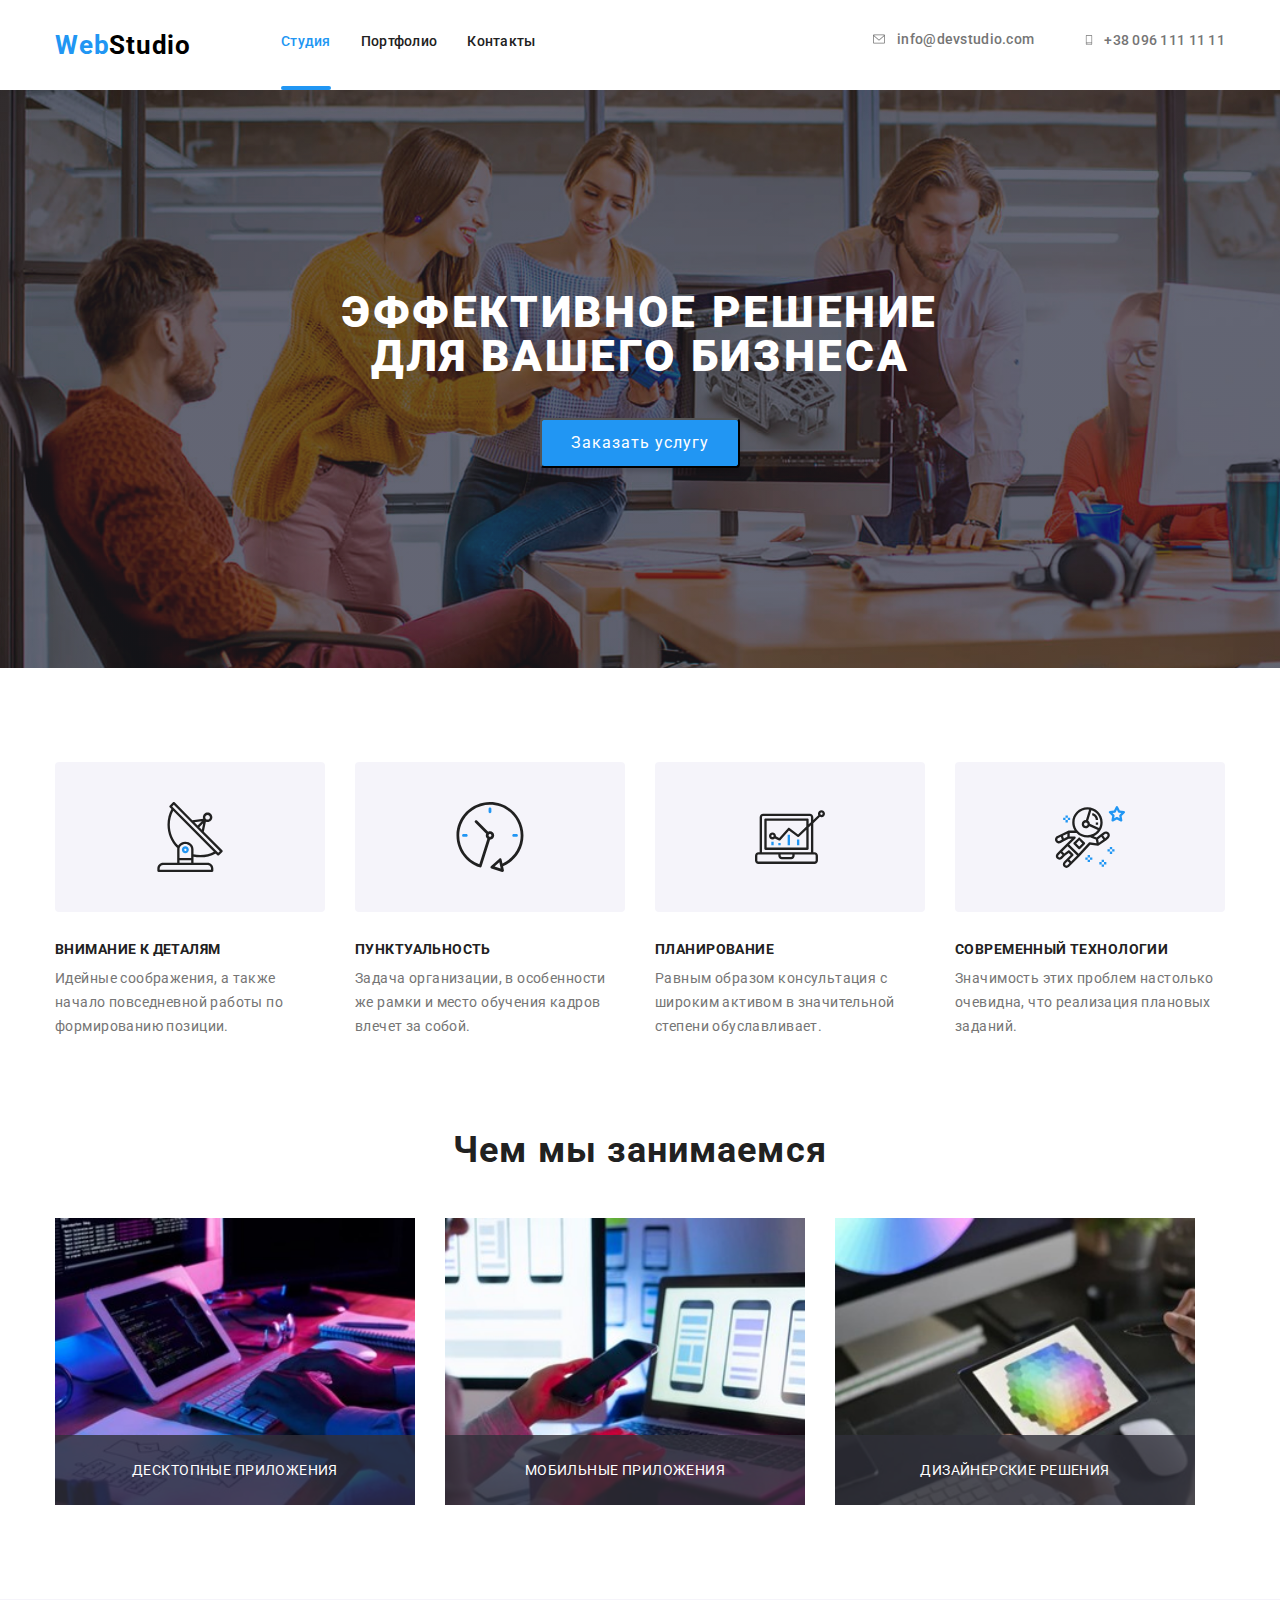
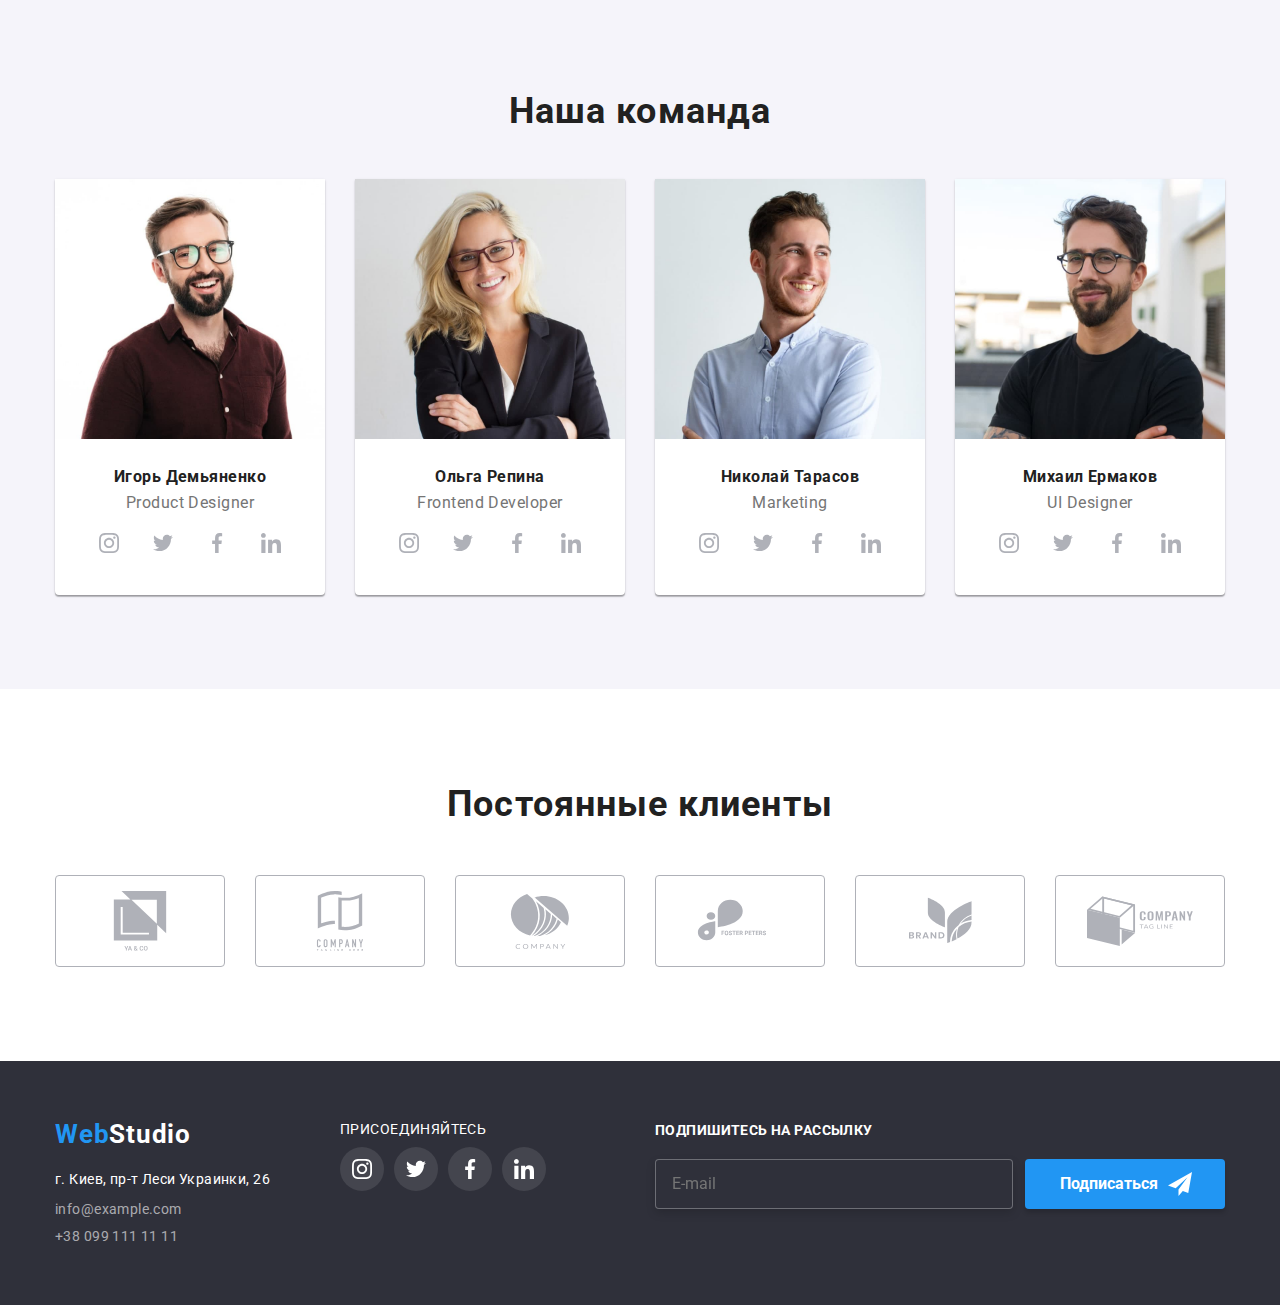
<file: index.html>
<!DOCTYPE html>
<html lang="en">
    <head>
        <meta charset="UTF-8">
        <meta http-equiv="X-UA-Compatible" content="IE=edge">
        <meta name="viewport" content="width=device-width, initial-scale=1.0">
        <title>Web Studip</title>
        <style>
            * {
            padding: 0;
            margin: 0;
            }
        </style>
        <link rel="preconnect" href="https://fonts.googleapis.com">
        <link rel="preconnect" href="https://fonts.gstatic.com" crossorigin>
        <link href="https://fonts.googleapis.com/css2?family=Roboto:wght@100;300;400;500;700;900&display=swap" rel="stylesheet">
        <link rel="stylesheet" href="css/modern-normalize.css">
        <link rel="stylesheet" href="css/style.css">
    </head>
<body>
    <header>
        <div class="container flexwrap-1">
            <nav class="flexwrap-1">
                <a class="webstudio" href="/"><span class="web">Web</span>Studio</a>

                <ul class="linki tocki flexwrap-1 concatst-ost">
                    <li class="li-ots"><a class="linki-1 text-razmer" href="./index.html">Студия</a></li>
                    <li class="li-ots"><a class="linki text-razmer" href="./portfolio.html">Портфолио</a></li>
                    <li class="li-ots"><a class="linki text-razmer" href="">Контакты</a></li>
                </ul>
            </nav>
                <ul class="tocki flexwrap-3 concatst">
                    <li class="li-ots-2"><a class="linki text-razmer-mail" href="mailto:info@devstudio.com"><svg class="size-2"><use href="./images/icons.svg#icon-envelope"></use></svg>info@devstudio.com</a></li>
                    <li class="li-ots-2"><a class="linki text-razmer-mail" href="tel:+380961111111"><svg class="size-1"><use href="./images/icons.svg#icon-smartphone"></use></svg>+38 096 111 11 11</a></li>
                </ul>
        </div>
        </header>
    <main>
        <!--герой-->
        <section class="overlay">
        <DIV class="container">
            <h1 class="text-knopki">ЭФФЕКТИВНОЕ РЕШЕНИЕ <br> ДЛЯ ВАШЕГО БИЗНЕСА</h1>
            <button class="button-index" type="button" data-modal-open>Заказать услугу</button>
        </DIV>
        </section>
        <!--наши преимущества-->
        <section class="flexwrap section-1">
            <div class="container">
            <ul class="tocki flexwrap-1 plusa">
                <li class="padding-plus">
                    <div class="over">
                        <svg class="size"><use href="./images/icons.svg#icon-antenna"></use></svg>
                    </div> 
                    <h3 class="flexwrap text-plus">ВНИМАНИЕ К ДЕТАЛЯМ</h3><span class="text-plus-opis flexwrap">Идейные соображения, а также начало повседневной работы по формированию позиции.</span></li>
                <li class="padding-plus">
                    <div class="over">
                        <svg class="size"><use href="./images/icons.svg#icon-clock"></use></svg>
                    </div> 
                    <h3 class="flexwrap text-plus">ПУНКТУАЛЬНОСТЬ</h3><span class="text-plus-opis flexwrap">Задача организации, в особенности же рамки и место обучения кадров влечет за собой.</span></li>
                <li class="padding-plus">
                    <div class="over">
                        <svg class="size"><use href="./images/icons.svg#icon-diagram"></use></svg>
                    </div> 
                    <h3 class="flexwrap text-plus">ПЛАНИРОВАНИЕ</h3><span class="text-plus-opis flexwrap">Равным образом консультация с широким активом в значительной степени обуславливает.</span></li>
                <li class="padding-plus">
                    <div class="over">
                        <svg class="size"><use href="./images/icons.svg#icon-astronaut"></use></svg>
                    </div>  
                    <h3 class="flexwrap text-plus">СОВРЕМЕННЫЙ ТЕХНОЛОГИИ</h3><span class="text-plus-opis flexwrap">Значимость этих проблем настолько очевидна, что реализация плановых заданий.</span></li>
            </ul>
            </div>
        </section>
        <!--чем мы занимаемся-->
        <section class="section prei">
            <div class="container">
            <h2 class="text-zanimaemsya">Чем мы занимаемся</h2>
            <ul class="tocki flexwrap-4">
                <li class="padding"><img src="./images/img1.jpg" alt="вёрстка сайта" width="370" height="294"><p class="zz">Десктопные приложения</p></li>
                <li class="padding"><img src="./images/img2.jpg" alt="адаптация сайта" width="370" height="294"><p class="zz">Мобильные приложения</p></li>
                <li class="padding"><img src="./images/img3.jpg" alt="дизайн сайта" width="370" height="294"><p class="zz">Дизайнерские решения</p></li>
            </ul>
            </div>
        </section>
        <!--наша команда-->
        <section class="flexwrap team section-1">
            <div class="container">
            <h2 class="text-zanimaemsya-1 prei">Наша команда</h2>
            <ul class="tocki flexwrap-1">
                <li class="box-1 li-ots-3">
                <img src="./images/img4.jpg" alt="вёрстка сайта" width="270" height="260">
                <div class="ots-2">
                <h2 class="name">Игорь Демьяненко</h2>
                <p class="work">Product Designer</p>
                <div class="tocki flexwrap-9">
                <ul class="flexwrap-1">
                    <li class="hz-1">
                        <a class="linki-3" href="https://www.instagram.com/">
                            <svg class="clean" width="20" height="20">
                                <use href="./images/icons.svg#icon-instagram"></use>
                            </svg>
                        </a>
                    </li>
                    <li class="hz-1">
                        <a class="linki-3" href="https://www.twitter.com/">
                            <svg class="clean" width="20" height="20">
                                <use href="./images/icons.svg#icon-twitter"></use>
                            </svg>
                        </a>
                    </li>
                    <li class="hz-1">
                        <a class="linki-3" href="https://www.facebook.com/">
                            <svg class="clean" width="20" height="20">
                                <use href="./images/icons.svg#icon-facebook"></use>
                            </svg>
                        </a>
                    </li>
                    <li class="hz-1">
                        <a class="linki-3" href="https://www.linkedin.com/">
                            <svg class="clean" width="20" height="20">
                                <use href="./images/icons.svg#icon-linkedin"></use>
                            </svg>
                        </a>
                    </li>
                </ul>
                </div>
                </div>
                </li>
                
                <li class="box-1 li-ots-3">
                <img src="./images/img5.jpg" alt="вёрстка сайта" width="270" height="260">
                <div class="ots-2">
                <h2 class="name">Ольга Репина</h2>
                <p class="work">Frontend Developer</p>
                <div class="tocki flexwrap-9">
                    <ul class="flexwrap-1">
                        <li class="hz-1">
                            <a class="linki-3" href="https://www.instagram.com/">
                                <svg class="clean" width="20" height="20">
                                    <use href="./images/icons.svg#icon-instagram"></use>
                                </svg>
                            </a>
                        </li>
                        <li class="hz-1">
                            <a class="linki-3" href="https://www.twitter.com/">
                                <svg class="clean" width="20" height="20">
                                    <use href="./images/icons.svg#icon-twitter"></use>
                                </svg>
                            </a>
                        </li>
                        <li class="hz-1">
                            <a class="linki-3" href="https://www.facebook.com/">
                                <svg class="clean" width="20" height="20">
                                    <use href="./images/icons.svg#icon-facebook"></use>
                                </svg>
                            </a>
                        </li>
                        <li class="hz-1">
                            <a class="linki-3" href="https://www.linkedin.com/">
                                <svg class="clean" width="20" height="20">
                                    <use href="./images/icons.svg#icon-linkedin"></use>
                                </svg>
                            </a>
                        </li>
                    </ul>
                    </div>
                </div>
                </li>
           
                <li class="box-1 li-ots-3">
                <img src="./images/img6.jpg" alt="вёрстка сайта" width="270" height="260">
                <div class="ots-2">
                <h2 class="name">Николай Тарасов</h2>
                <p class="work">Marketing</p>
                <div class="tocki flexwrap-9">
                    <ul class="flexwrap-1">
                        <li class="hz-1">
                            <a class="linki-3" href="https://www.instagram.com/">
                                <svg class="clean" width="20" height="20">
                                    <use href="./images/icons.svg#icon-instagram"></use>
                                </svg>
                            </a>
                        </li>
                        <li class="hz-1">
                            <a class="linki-3" href="https://www.twitter.com/">
                                <svg class="clean" width="20" height="20">
                                    <use href="./images/icons.svg#icon-twitter"></use>
                                </svg>
                            </a>
                        </li>
                        <li class="hz-1">
                            <a class="linki-3" href="https://www.facebook.com/">
                                <svg class="clean" width="20" height="20">
                                    <use href="./images/icons.svg#icon-facebook"></use>
                                </svg>
                            </a>
                        </li>
                        <li class="hz-1">
                            <a class="linki-3" href="https://www.linkedin.com/">
                                <svg class="clean" width="20" height="20">
                                    <use href="./images/icons.svg#icon-linkedin"></use>
                                </svg>
                            </a>
                        </li>
                    </ul>
                    </div>
                </div>
                </li>
   

                <li class="box-1 li-ots-3">
                <img src="./images/img7.jpg" alt="вёрстка сайта" width="270" height="260">
                <div class="ots-2">
                <h2 class="name">Михаил Ермаков</h2>
                <p class="work">UI Designer</p>
                <div class="tocki flexwrap-9">
                    <ul class="flexwrap-1">
                        <li class="hz-1">
                            <a class="linki-3" href="https://www.instagram.com/">
                                <svg class="clean" width="20" height="20">
                                    <use href="./images/icons.svg#icon-instagram"></use>
                                </svg>
                            </a>
                        </li>
                        <li class="hz-1">
                            <a class="linki-3" href="https://www.twitter.com/">
                                <svg class="clean" width="20" height="20">
                                    <use href="./images/icons.svg#icon-twitter"></use>
                                </svg>
                            </a>
                        </li>
                        <li class="hz-1">
                            <a class="linki-3" href="https://www.facebook.com/">
                                <svg class="clean" width="20" height="20">
                                    <use href="./images/icons.svg#icon-facebook"></use>
                                </svg>
                            </a>
                        </li>
                        <li class="hz-1">
                            <a class="linki-3" href="https://www.linkedin.com/">
                                <svg class="clean" width="20" height="20">
                                    <use href="./images/icons.svg#icon-linkedin"></use>
                                </svg>
                            </a>
                        </li>
                    </ul>
                    </div>
                </div>
                </li>
            </ul>
            </div>
        </section>
    <section class="clients">
        <div class="container">
            <h2 class="vv">Постоянные клиенты</h2>
            <Ul class="flexwrap-6">
                <li class="xx"><a class="color" href="/"><svg width="106" height="60"><use href="./images/icons.svg#icon-Union"></use></svg></a></li>
                <li class="xx"><a class="color" href="/"><svg width="106" height="60"><use href="./images/icons.svg#icon-group4"></use></svg></a></li>
                <li class="xx"><a class="color" href="/"><svg width="106" height="60"><use href="./images/icons.svg#icon-group"></use></svg></a></li>
                <li class="xx"><a class="color" href="/"><svg width="106" height="60"><use href="./images/icons.svg#icon-group3"></use></svg></a></li>
                <li class="xx"><a class="color" href="/"><svg width="106"><use href="./images/icons.svg#icon-logo"></use></svg></a></li>
                <li class="xx"><a class="color" href="/"><svg width="106"><use href="./images/icons.svg#icon-group2"></use></svg></a></li>
            </Ul>
        </div>
    </section>
</main>
    <footer class="flexwrap-1">
    <div class="container flexwrap-1">
        <address>
            <a class="webstudio-1" href="/"><span class="studio-1">Web</span>Studio</a>    
            <ul class="tocki">
                <li class="ots-11"><a class="adress shdw-footer" href="https://www.google.com/maps/place/%D0%B1%D1%83%D0%BB.+%D0%9B%D0%B5%D1%81%D0%B8+%D0%A3%D0%BA%D1%80%D0%B0%D0%B8%D0%BD%D0%BA%D0%B8,+26,+%D0%9A%D0%B8%D0%B5%D0%B2,+02000">г. Киев, пр-т Леси Украинки, 26</a></li>
                <li class="ots-11"><a class="telmail-futer shdw-footer" href="mailto:info@example.com">info@example.com</a></li>
                <li class="ots-11"><a class="telmail-futer shdw-footer" href="tel:+380991111111">+38 099 111 11 11</a></li>
            </ul>
        </address>
        <div class="krug">
            <p class="qq">ПРИСОЕДИНЯЙТЕСЬ</p>
            <ul class="tocki flexwrap-1">
                <li class="hz-1">
                    <a class="linki-2" href="https://www.instagram.com/">
                        <svg class="clean" width="20" height="20">
                            <use href="./images/icons.svg#icon-instagram"></use>
                        </svg>
                    </a>
                </li>
                <li class="hz-1">
                    <a class="linki-2" href="https://www.twitter.com/">
                        <svg class="clean" width="20" height="20">
                            <use href="./images/icons.svg#icon-twitter"></use>
                        </svg>
                    </a>
                </li>
                <li class="hz-1">
                    <a class="linki-2" href="https://www.facebook.com/">
                        <svg class="clean" width="20" height="20">
                            <use href="./images/icons.svg#icon-facebook"></use>
                        </svg>
                    </a>
                </li>
                <li class="hz-1">
                    <a class="linki-2" href="https://www.linkedin.com/">
                        <svg class="clean" width="20" height="20">
                            <use href="./images/icons.svg#icon-linkedin"></use>
                        </svg>
                    </a>
                </li>
            </ul>
        </div>
        <div class="footer-input">
            <form>
                <label for="footmail"><span class="footer-text">Подпишитесь на рассылку</span></label>
                <div class="footer-subscribe">
                <input class="footer-input-mail" type="email" name="footmail" id="footmail" placeholder="E-mail">
                <button type="submit" class="footer-btn">  
                    <svg class="footer-svg" width="24" height="24">
                        <use href="./images/icons.svg#icon-icon-send"></use>             
                    </svg>Подписаться</button>
                </div>
            </form>
        </div>
    </div>
</footer>

    <div class="backdrop is-hidden" data-modal>
        <div class="modal">
            <form class="form">
                <p class="title-text">Оставьте свои данные, мы вам перезвоним</p>
                <label class="label" for="text"><span class="label-text">Имя</span>
                <input class="imput" type="text" name="text" id="text">
                <svg class="form-icon" width="20" height="20">
                    <use href="./images/icons.svg#icon-person-black-18dp-1"></use>
                </svg>
                </label>

                <label class="label" for="tell"><span class="label-text">Телефон</span>
                <input class="imput" type="tell" name="tell" id="tell">
                <svg class="form-icon" width="20" height="20">
                    <use href="./images/icons.svg#icon-phone-black-18dp-1"></use>
                </svg>
                </label>               

                <label class="label" for="email"><span class="label-text">Почта</span>
                <input class="imput" type="email" name="email" id="email">
                <svg class="form-icon" width="20" height="20">
                    <use href="./images/icons.svg#icon-email-black-18dp-1"></use>
                </svg>
                </label>


                <label class="label-tarea" for="comment"><span class="label-text">Комментарий</span>
                <textarea class="tarea" name="comment" id="comment" placeholder="Введите текст"></textarea>
                </label>

                <label class="label-checkbox">
                    <input class="input-checkbox" type="checkbox" name="check" value="check">
                    <svg class="icon-checkbox" width="16" height="15"> 
                        <use href="./images/icons.svg#icon-icon-check"></use>
                    </svg>
                    <p class="checkbox-text">Соглашаюсь с рассылкой и принимаю <span><a class="checkbox-text-decoration" href="#">Условия договора</a></span></p>
                </label>

                <button type="submit" class="form-btn">Отправить</button>

            </form>

            <div class="modal-close">
            <button class="modal-button" type="button" data-modal-close> 
                <svg width="11" height="11">
                    <use href="./images/icons.svg#icon-Vector-1">
                    </use>
                </svg>
            </button>
            </div>
        </div>
    </div>

<script src="./js/modal.js"></script>

</body>
</html>
</file>
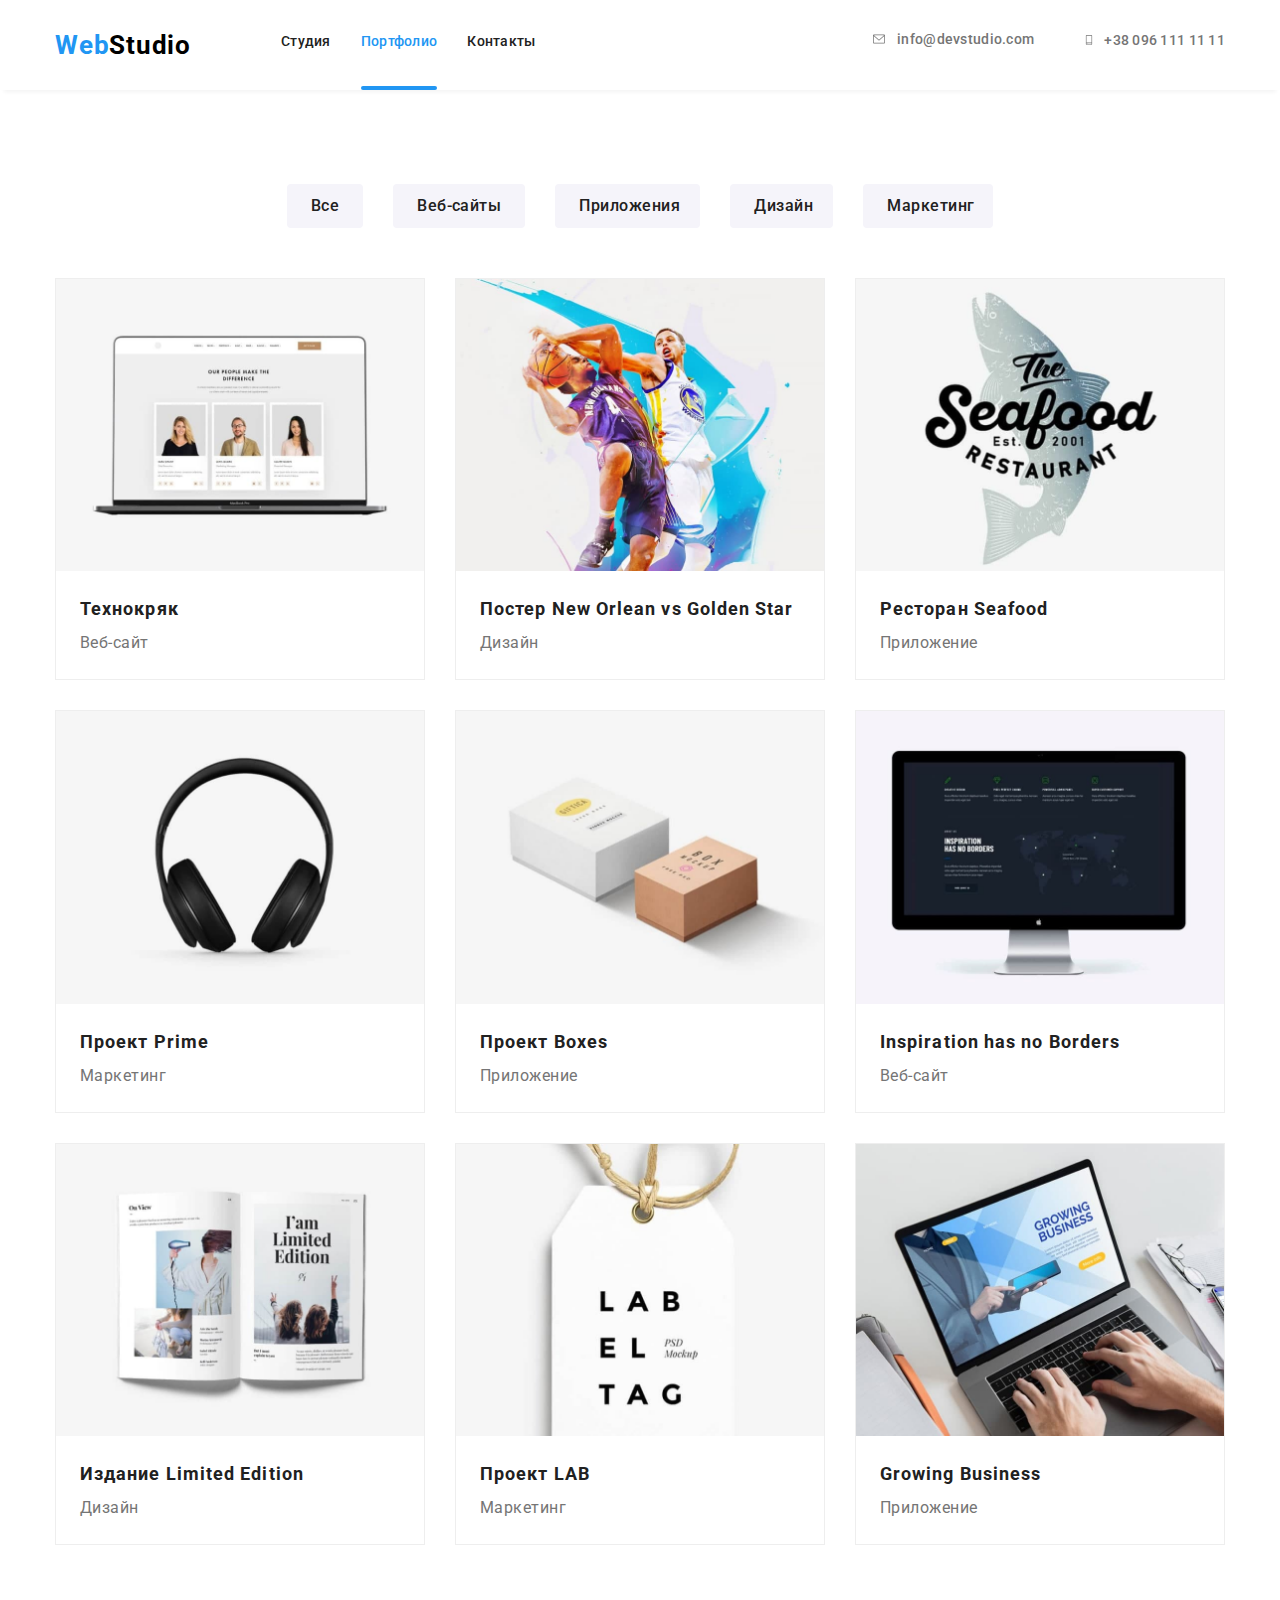
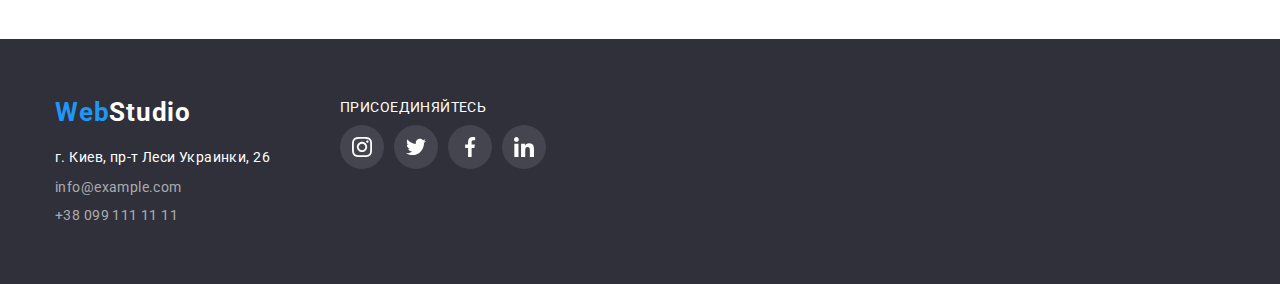
<file: portfolio.html>
<!DOCTYPE html>
<html lang="en">
    <head>
        <meta charset="UTF-8">
        <meta http-equiv="X-UA-Compatible" content="IE=edge">
        <meta name="viewport" content="width=device-width, initial-scale=1.0">
        <title>Portfolio</title>
        <style>
            * {
            padding: 0;
            margin: 0;
            }
        </style>
        <link rel="preconnect" href="https://fonts.googleapis.com">
        <link rel="preconnect" href="https://fonts.gstatic.com" crossorigin>
        <link href="https://fonts.googleapis.com/css2?family=Roboto:wght@100;300;400;500;700;900&display=swap" rel="stylesheet">
        <link rel="stylesheet" href="css/modern-normalize.css">
        <link rel="stylesheet" href="css/style.css">
    </head>
<body>
    <header class="boxshadow">
    <div class="container">
        <nav class="flexwrap">
            <a class="webstudio" href="/"><span class="web">Web</span>Studio</a>   

            <ul class="linki tocki flexwrap concatst-ost">
                <li class="li-ots"><a class="linki text-razmer" href="./index.html">Студия</a></li>
                <li class="li-ots"><a class="linki-1 text-razmer" href="./portfolio.html">Портфолио</a></li>
                <li class="li-ots"><a class="linki text-razmer" href="">Контакты</a></li>
            </ul>

            <ul class="tocki flexwrap-3 concatst">
                <li class="li-ots-2"><a class="linki text-razmer-mail" href="mailto:info@devstudio.com"><svg class="size-2"><use href="./images/icons.svg#icon-envelope"></use></svg>info@devstudio.com</a></li>
                <li class="li-ots-2"><a class="linki text-razmer-mail" href="tel:+380961111111"><svg class="size-1"><use href="./images/icons.svg#icon-smartphone"></use></svg>+38 096 111 11 11</a></li>
            </ul>
        </nav>
    </div>
    </header>
    <main>
        <!--кнопки-->
        <section class="section">
        <div class="container">
            <ul class="tocki flexwrap pad-knopki">
                <li><button class="text-button text-button-0" type="button">Все</button></li>
                <li><button class="text-button text-button-1" type="button">Веб-сайты</button></li>
                <li><button class="text-button text-button-2" type="button">Приложения</button></li>
                <li><button class="text-button text-button-3" type="button">Дизайн</button></li>
                <li><button class="text-button text-button-4" type="button">Маркетинг</button></li>
            </ul>
            <!--портфолио-->
            <ul class="tocki-1 flex-container">
                <li class="box flex-element">
                    <a href="#" class="services-link">
                        <div class="services-animation">
                        <img src="./images/project-1.jpg" alt="коробки" width="370">
                        <div class="services-bgr">
                        <p class="services-animation-text">Технокряк это современная площадка распространения коронавируса. Компании используют эту платформу для цифрового шпионажа и атак на защищённые сервера конкурентов.</p>
                        </div>
                        </div>
                    <h2 class="zag">Технокряк</h2>
                    <p class="opis">Веб-сайт</p>
                    </a>
                </li>

                <li class="box flex-element">
                    <a href="#" class="services-link">
                        <div class="services-animation">
                        <img src="./images/project-2.jpg" alt="коробки" width="370">
                        <div class="services-bgr">
                        <p class="services-animation-text">Технокряк это современная площадка распространения коронавируса. Компании используют эту платформу для цифрового шпионажа и атак на защищённые сервера конкурентов.</p>
                        </div>
                        </div>
                    <h2 class="zag">Постер New Orlean vs Golden Star</h2>
                    <p class="opis">Дизайн</p>
                    </a>
                </li>

                <li class="box flex-element">
                    <a href="#" class="services-link">
                        <div class="services-animation">
                        <img src="./images/project-3.jpg" alt="коробки" width="370">
                        <div class="services-bgr">
                        <p class="services-animation-text">Технокряк это современная площадка распространения коронавируса. Компании используют эту платформу для цифрового шпионажа и атак на защищённые сервера конкурентов.</p>
                        </div>
                        </div>
                    <h2 class="zag">Ресторан Seafood</h2>
                    <p class="opis">Приложение</p>
                    </a>
                </li>

                <li class="box flex-element">
                    <a href="#" class="services-link">
                        <div class="services-animation">
                        <img src="./images/project-4.jpg" alt="коробки" width="370">
                        <div class="services-bgr">
                        <p class="services-animation-text">Технокряк это современная площадка распространения коронавируса. Компании используют эту платформу для цифрового шпионажа и атак на защищённые сервера конкурентов.</p>
                        </div>
                        </div>
                    <h2 class="zag">Проект Prime</h2>
                    <p class="opis">Маркетинг</p>
                    </a>
                </li>

                <li class="box flex-element">
                    <a href="#" class="services-link">
                        <div class="services-animation">
                        <img src="./images/project-5.jpg" alt="коробки" width="370">
                        <div class="services-bgr">
                        <p class="services-animation-text">Технокряк это современная площадка распространения коронавируса. Компании используют эту платформу для цифрового шпионажа и атак на защищённые сервера конкурентов.</p>
                        </div>
                        </div>  
                    <h2 class="zag">Проект Boxes</h2>
                    <p class="opis">Приложение</p>
                    </a>
                </li>

                <li class="box flex-element">
                    <a href="#" class="services-link">
                        <div class="services-animation">
                        <img src="./images/project-6.jpg" alt="коробки" width="370">
                        <div class="services-bgr">
                        <p class="services-animation-text">Технокряк это современная площадка распространения коронавируса. Компании используют эту платформу для цифрового шпионажа и атак на защищённые сервера конкурентов.</p>
                        </div>
                        </div>  
                    <h2 class="zag">Inspiration has no Borders</h2>
                    <p class="opis">Веб-сайт</p>
                    </a>
                </li>

                
                <li class="box flex-element">
                    <a href="#" class="services-link">
                        <div class="services-animation">
                        <img src="./images/project-7.jpg" alt="коробки" width="370">
                        <div class="services-bgr">
                        <p class="services-animation-text">Технокряк это современная площадка распространения коронавируса. Компании используют эту платформу для цифрового шпионажа и атак на защищённые сервера конкурентов.</p>
                        </div>
                        </div>  
                    <h2 class="zag">Издание Limited Edition</h2>
                    <p class="opis">Дизайн</p>
                    </a>
                </li>

                <li class="box flex-element">
                    <a href="#" class="services-link">
                        <div class="services-animation">
                        <img src="./images/project-8.jpg" alt="коробки" width="370">
                        <div class="services-bgr">
                        <p class="services-animation-text">Технокряк это современная площадка распространения коронавируса. Компании используют эту платформу для цифрового шпионажа и атак на защищённые сервера конкурентов.</p>
                        </div>
                        </div>  
                    <h2 class="zag">Проект LAB</h2>
                    <p class="opis">Маркетинг</p>
                    </a>
                </li>

                <li class="box flex-element">
                    <a href="#" class="services-link">
                        <div class="services-animation">
                        <img src="./images/project-9.jpg" alt="коробки" width="370">
                        <div class="services-bgr">
                        <p class="services-animation-text">Технокряк это современная площадка распространения коронавируса. Компании используют эту платформу для цифрового шпионажа и атак на защищённые сервера конкурентов.</p>
                        </div>
                        </div>  
                    <h2 class="zag">Growing Business</h2>
                    <p class="opis">Приложение</p>
                    </a>
                </li>
            </ul>
        </div>
        </section>
    </main>
    <footer class="flexwrap-1">
        <div class="container flexwrap-1">
            <address>
                <a class="webstudio-1" href="/"><span class="web">Web</span>Studio</a>   
                <ul class="tocki">
                    <li class="ots-11"><a class="adress shdw-footer" href="https://www.google.com/maps/place/%D0%B1%D1%83%D0%BB.+%D0%9B%D0%B5%D1%81%D0%B8+%D0%A3%D0%BA%D1%80%D0%B0%D0%B8%D0%BD%D0%BA%D0%B8,+26,+%D0%9A%D0%B8%D0%B5%D0%B2,+02000">г. Киев, пр-т Леси Украинки, 26</a></li>
                    <li class="ots-11"><a class="telmail-futer shdw-footer" href="mailto:info@example.com">info@example.com</a></li>
                    <li class="ots-11"><a class="telmail-futer shdw-footer" href="tel:+380991111111">+38 099 111 11 11</a></li>
                </ul>
            </address>
            <div class="krug">
                <p class="qq">ПРИСОЕДИНЯЙТЕСЬ</p>
                <ul class="tocki flexwrap-1">
                    <li class="hz-1">
                        <a class="linki-2" href="https://www.instagram.com/">
                            <svg class="clean" width="20" height="20">
                                <use href="./images/icons.svg#icon-instagram"></use>
                            </svg>
                        </a>
                    </li>
                    <li class="hz-1">
                        <a class="linki-2" href="https://www.twitter.com/">
                            <svg class="clean" width="20" height="20">
                                <use href="./images/icons.svg#icon-twitter"></use>
                            </svg>
                        </a>
                    </li>
                    <li class="hz-1">
                        <a class="linki-2" href="https://www.facebook.com/">
                            <svg class="clean" width="20" height="20">
                                <use href="./images/icons.svg#icon-facebook"></use>
                            </svg>
                        </a>
                    </li>
                    <li class="hz-1">
                        <a class="linki-2" href="https://www.linkedin.com/">
                            <svg class="clean" width="20" height="20">
                                <use href="./images/icons.svg#icon-linkedin"></use>
                            </svg>
                        </a>
                    </li>
                </ul>
            </div>
        </div>
    </footer>
</body>
</html>
</file>
<file: css/style.css>
body {
    font-family: 'Roboto', sans-serif;
    color :black;
    margin: 0px;
}

.linki {
    color: #FFFFFF; /* Цвет обычной ссылки */ 
    text-decoration: none; /* Убираем подчёркивание у ссылок */
   }
.linki:hover {
    color: #2196F3; /* Цвет ссылки при наведении */
    }

.telmail,
.telmail text {
    font-weight: 500;
    font-size: 14px;
    line-height: 1;
    letter-spacing: 0.02em;
    text-decoration: none;
    color: #757575;
}

.tocki {
    list-style-type: none;
    font-style: normal;

}

.webstudio {
    text-decoration: none;    
    font-weight: bold;
    font-size: 26px;
    line-height: 1;
    letter-spacing: 0.03em;
    font-style: normal;
    color: black;
    transition: color 250ms cubic-bezier(0.4, 0, 0.2, 1);
}

.webstudio:hover, .webstudio:focus {
    color: #2196F3;
}

.web {
    color: #2196F3
}

.navigat {
    margin-left: 93px;
}

.text-razmer {
    font-style: normal;
    font-weight: 500;
    font-size: 14px;
    line-height: 1;
    letter-spacing: 0.02em;    
    color: #212121;
    transition: color 250ms cubic-bezier(0.4, 0, 0.2, 1);
}

.text-button {
    background: #F5F4FA;
    border-radius: 4px;
    font-size: 16px;
    line-height: 2;
    text-align: center;
    letter-spacing: 0.03em;
    color: #212121;
    cursor: pointer;
    border: none;
    padding-top: 6px;
    padding-bottom: 6px;
    padding-left: 24px;
    padding-right: 24px;
    font-weight: 500;
    transition: background-color 250ms cubic-bezier(0.4, 0, 0.2, 1), color 250ms cubic-bezier(0.4, 0, 0.2, 1), box-shadow 250ms cubic-bezier(0.4, 0, 0.2, 1);
}

.text-button:hover, .text-button:focus {
    color: white;
    background:#2196F3 ;
    box-shadow: 0px 3px 1px rgb(0 0 0 / 10%), 0px 1px 2px rgb(0 0 0 / 8%), 0px 2px 2px rgb(0 0 0 / 12%);
}


.zag {
    font-size: 18px;
    line-height: 2;
    letter-spacing: 0.06em;
    color: #212121;
    padding-left: 24px;
    padding-top: 20px;
}

.opis {
    font-style: normal;
    font-weight: normal;
    font-size: 16px;
    line-height: 2;
    letter-spacing: 0.03em;
    color: #757575;
    padding-left: 24px;
    padding-bottom: 20px;
}

.mid {
    text-align: center;
    align-items: center;
}

.box {
    background: #FFFFFF;
    border: 1px solid #EEEEEE;
    box-sizing: border-box;
    width: 370px;
    left: 215px;
    top: 696px;
    margin-right : 30px;
    margin-bottom: 30px;
}

.box:nth-child(7) {
    margin-bottom: 0px;
}

.box:nth-child(8) {
    margin-bottom: 0px;
}

.box:nth-child(9) {
    margin-bottom: 0px;
}

.adress {
    font-size: 14px;
    line-height: 24px;
    letter-spacing: 0.03em;
    text-decoration: none;
    color: #FFFFFF;
}

header {
    background: #FFFFFF;
    padding-top: 32px;
    padding-bottom: 32px;
}


footer {
    background: #2F303A;
    padding-top: 60px;
    padding-bottom: 60px;
}

.studio-white {
    color: white;
}

.telmail-futer {
    font-size: 14px;
    line-height: 1;
    letter-spacing: 0.03em;
    color: rgba(255, 255, 255, 0.6);
    text-decoration: none;
}

.fon-knopki {
    max-width: 1600px;
    left: 0px;
    top: 80px;
    background: #2F303A;
    padding-top: 200px;
    padding-bottom: 200px;
}

.text-knopki {
    font-weight: 900;
    font-size: 44px;
    line-height: 1;
    text-align: center;
    letter-spacing: 0.06em;
    text-transform: uppercase;
    color: white;
    margin: 0px;
    margin-bottom: 40px;
}

.button-index {
    background: #2196F3;
    box-shadow: 0px 4px 4px rgba(0, 0, 0, 0.15);
    border-radius: 4px;
    font-size: 16px;
    line-height: 2;
    letter-spacing: 0.06em;
    color: #FFFFFF;
    width: 200px;
    height: 50px;
    cursor: pointer;
    display: block;
    margin: auto;
    transition: background-color 250ms cubic-bezier(0.4, 0, 0.2, 1);
}

.button-index:hover {
    background :#188CE8;
}

.text-plus {
    font-size: 14px;
    line-height: 1;
    letter-spacing: 0.03em;
    text-transform: uppercase;
    color: #212121;
    width: 270px;
    margin-bottom: 10px;
}

.text-plus-opis {
    font-size: 14px;
    line-height: 24px;
    letter-spacing: 0.03em;
    color: #757575;
    width: 270px;
}

.text-zanimaemsya {
    font-size: 36px;
    line-height: 1;
    text-align: center;
    letter-spacing: 0.03em;
    color: #212121;
    margin: 0 auto;
    margin-bottom: 50px;
}

.name {
    font-size: 16px;
    line-height: 1;
    text-align: center;
    letter-spacing: 0.03em;
    color: #212121;
    padding-bottom: 10px;
}

.work {
    font-size: 16px;
    line-height: 1;
    text-align: center;
    letter-spacing: 0.03em;
    color: #757575;
}

.box-1 {
    width: 270px;
    background: #FFFFFF;
    box-shadow: 0px 1px 3px rgba(0, 0, 0, 0.12), 0px 1px 1px rgba(0, 0, 0, 0.14), 0px 2px 1px rgba(0, 0, 0, 0.2);
    border-radius: 0px 0px 4px 4px;
}


.box-1:last-child {
    margin: 0px;
}

/* ховеры */
.telmail-futer:hover {
    color: #2196F3;    
}

.adress:hover {
    color: #2196F3;
}

.section {
    padding-top: 94px;
    padding-bottom: 94px;
}

.nav-box {
    width : 1200px;
    height: 80px;
}

.flexwrap {
    display: flex;
    flex-wrap: wrap;
}

.li-ots {
    margin-right: 30px; 
}


.li-ots:last-child {
    margin-right: 0px;
}

.concatst {
    margin-left: auto;

}

.li-ots-2 {
    margin-right: 50px;
}

.li-ots-2:last-child {
    margin-right: 0px;
}

.concatst-ost {
    margin-left: 90px;
}

.flex-container {
    display: flex;
    flex-wrap: wrap;
}

.padding {
    margin-right: 30px;
    flex-basis: calc(100% / 3 - 30px);
    position: relative;
}

.padding:last-child {
    margin-right: 0px;
}

.main-box {
    width: 1230px;
    padding-left: 15px;
    padding-right: 15px;
    margin-left: auto;
    margin-right: auto;
}

.padding-plus {
    margin-right: 30px;
    display: block;

}

.padding-plus:last-child {
    margin-right: 0px;
}

.over {    
    display: flex;
    height: 150px;
    margin-bottom: 30px;
    background: #F5F4FA;
    border-radius: 4px;
    justify-content: center;
    align-items: center
}

.prei {
    padding-top: 0px;
}

.ots {
    margin-left: 215px;
    margin-right: 215px;
}

.plusa {

}

.team {
    left: 0px;
    top: 1449px;
    background: #F5F4FA;
}


.container {
    margin-left: auto;
    margin-right: auto;
    padding-left: 15px;
    padding-right: 15px;
    width: 1200px;
}

.pad-knopki {
    margin-bottom: 50px;
    justify-content: center;
}

.pad-knopki li {
    margin-right: 30px;
}

.pad-knopki li:last-child {
    margin-right: 0px;
}

.zag-1 {
    font-size: 18px;
    line-height: 2;
    letter-spacing: 0.06em;
    color: #212121;
    height: 36px;
}

img {
    display: block;
    height:auto; 
    width:100%;

}

.ots-11 {
    margin-bottom: 9px;
}

.ots-11:last-child {
    margin-bottom: 0px;
}

.webstudio-1 {
    text-decoration: none;    
    font-weight: bold;
    display: block;
    font-size: 26px;
    line-height: 1;
    letter-spacing: 0.03em;
    color: white;
    padding-bottom: 20px;
    font-style: normal;
    transition: color 250ms cubic-bezier(0.4, 0, 0.2, 1);
}

.webstudio-1:hover, .webstudio-1:focus {
    color: #2196F3;
}

.studio-1 {
    color: #2196F3;
}

.text-button-2 {
    width: 145px;
}

.text-button-3 {
    width: 103px;
}

.text-button-4 {
    width: 130px;
}

.boxshadow {
    box-shadow: 0 6px 4px -4px rgb(0 0 0 / 5%);
  }

.text-zanimaemsya-1 {
    font-size: 36px;
    line-height: 1;
    text-align: center;
    letter-spacing: 0.03em;
    color: #212121;
    margin-bottom: 50px;
}

.section-1 {
    padding-top: 94px;
    padding-bottom: 94px;
}

.section-2 {
    padding-bottom: 94px;
}

nav {

}

h1, h2, h3, h4, h5, h6, p, ul {
    padding: 0;
}

.ots-2 {
    padding-top: 30px;
    padding-bottom: 30px;
}

.li-ots-3 {
    margin-right: 30px;
}

.box:nth-child(3) {
    margin-right: 0px;
}

.box:nth-child(6) {
    margin-right: 0px;
}

.box:nth-child(9) {
    margin-right: 0px;
}



.zxc {
    padding-right: 30px;
}

.tocki-1 {
    list-style-type: none;
    padding-left: 0;
}

.li-ots-3:last-child {
    margin: 0px;
}

.flexwrap-1 {
    display: flex;
}

.flexwrap-3 {
    display: flex;
    justify-items: end;
}

.flexwrap-4 {
    display: flex;
}

.linki-1 {
    color: #2196F3; /* Цвет обычной ссылки */ 
    text-decoration: none; /* Убираем подчёркивание у ссылок */
    position: relative;
   }

.linki-1:hover {
    color: #2196F3; /* Цвет ссылки при наведении */ 
}

.linki-1::after {
    content: "";
    position: absolute;
    display: block;
    width: 100%;
    height: 4px;
    border-radius: 2px;
    background: #2196F3;
    margin-top: 36px;
}

.text-razmer-mail {
    font-style: normal;
    font-weight: 500;
    font-size: 14px;
    line-height: 1;
    letter-spacing: 0.02em;    
    color: #757575;
    align-items: center;
    display: flex;
    transition: color 250ms cubic-bezier(0.4, 0, 0.2, 1);
}

.overlay {
    max-width: 1600px;
    background: #2F303A;
    padding-top: 200px;
    padding-bottom: 200px;
    background-image: linear-gradient(to right,rgba(47, 48, 58, 0.4),rgba(47, 48, 58, 0.4)), url("../images/overlay.jpg"); 
    background-repeat: no-repeat;
    background-size: cover;
}

.size {
    width: 70px;
    height: 70px;
}

.size-1 {
    width: 10px;
    height: 16px;
    margin-right: 10px;
    fill: currentColor
}

.size-2 {
    width: 16px;
    height: 12px;
    margin-right: 10px; 
    fill: currentColor
}

.hz {
    display: flex;
    list-style-type: none;
    margin: 0 auto;
}

.hz-1 {
    display: block;
    margin-right: 10px;
    border-radius: 50%;
}

.hz-1:last-child {
    margin-right: 0;
}

.qq {
    font-size: 14px;
    line-height: 16px;
    letter-spacing: 0.03em;
    color: #FFFFFF;
    margin-bottom: 10px;
}

.krug {
    margin-left: 70px;
}

.clean {
    fill: currentColor;
}

.xx {
    margin-right: 30px;
    list-style: none;
}

.xx:last-child {
    margin: 0;
}

.color {
    fill: #AFB1B8;
    border: 1px solid #AFB1B8;
    box-sizing: border-box;
    border-radius: 4px;
    width: 170px;
    height: 92px;
    display: flex;
    justify-content: center;
    align-items: center;
    transition: fill 250ms cubic-bezier(0.4, 0, 0.2, 1), border-color 250ms cubic-bezier(0.4, 0, 0.2, 1);
}

.color:hover {
    fill: #2196F3;
    border-color: #2196F3;
}

.vv {
    align-items: center;
    justify-content: center;
    display: flex;
    margin-bottom: 50px;
    font-style: normal;
    font-weight: bold; 
    font-size: 36px; 
    line-height: 42px; 
    letter-spacing: 0.03em; 
    color: #212121;
}

.flexwrap-6 {
    display: flex;
    justify-content: center;
}

/* .hz-1:hover {
    background: #2196F3;
} */

.linki-2.linki-2 {
    color: #FFFFFF;
    width: 44px;
    height: 44px;
    background-color: #44454E;
    display: flex;
    justify-content: center;
    align-items: center;
    border-radius: 50%;
    transition: background-color 250ms cubic-bezier(0.4, 0, 0.2, 1);
}

.linki-2:hover {
    background: #2196F3 ;
}

.linki-3 {
    color: #AFB1B8;
    width: 44px;
    height: 44px;
    display: flex;
    justify-content: center;
    align-items: center;
    border-radius: 50%;
    transition: background-color 250ms cubic-bezier(0.4, 0, 0.2, 1), color 250ms cubic-bezier(0.4, 0, 0.2, 1);
}

.linki-3:hover {
    color: #FFFFFF;
    background-color: #2196F3;
}

.flexwrap-9 {
    display: flex;
    align-items: center;
    justify-content: center;
    padding-top: 10px;
}

.linkshadow {
    display: block;
}

.linkshadow:hover{
    box-shadow: 0px 1px 1px rgba(0, 0, 0, 0.12), 0px 4px 4px rgba(0, 0, 0, 0.06), 1px 4px 6px rgba(0, 0, 0, 0.16);
}


.overblu {
    position: relative;
}

.img {
    position: relative;
}

.bluover:hover::before {
     opacity: 1;
}

.clients {
    padding-top: 94px;
    padding-bottom: 94px;
}

.wh {
    width: 106px;
    height: 60px;
}

.zz {
    position: absolute;
    display: flex;
    width: 100%;
    height: 70px;
    background: rgba(47, 48, 58, 0.8);
    font-size: 14px;
    line-height: 16px;  
    align-items: center;
    justify-content: center;
    letter-spacing: 0.03em;
    text-transform: uppercase;
    color: #FFFFFF;
    bottom: 0;
}

.backdrop {
    position: fixed;
    top: 0;
    left: 0;
    width: 100%;
    height: 100%;
    background: rgba(0, 0, 0, 0.2);
    transition: opacity 250ms cubic-bezier(0.4, 0, 0.2, 1);
} 

.backdrop.is-hidden {
    opacity: 0;
    pointer-events: none;
}

.modal {
    position: absolute;
    top: 50%;
    left: 50%;
    transform: translate(-50%, -50%) scale(0.9);
    min-width: 528px;
    min-height: 581px;
    border-radius: 4px;
    background-color: #FFFFFF;
    box-shadow: 0px 1px 3px rgba(0, 0, 0, 0.12), 0px 1px 1px rgba(0, 0, 0, 0.14), 0px 2px 1px rgba(0, 0, 0, 0.2);
    padding: 40px 40px 40px;
    transition: transform 250ms cubic-bezier(0.4, 0, 0.2, 1);
}

.modal-close {
    position: absolute;
    top: 8px;
    right: 8px;
}

.modal-button{
    top:8px;
    right:8px;
    width: 30px;
    height: 30px;
    border-radius: 50%;
    background:var(--brand-white);
    border: 1px solid rgba(0, 0, 0, 0.1);
    background-color: var(--brand-white);
    display: flex;
    justify-content: center;
    align-items: center;
    cursor: pointer;
    transition: fill 250ms cubic-bezier(0.4, 0, 0.2, 1);
}

.modal-button:hover, .modal-button:focus{
    fill: #2196F3;
}

.tex {
    position: absolute;
    width: 100%;
    height: 100%;
    top: 50%;
    left: 50%;
    transform: translate(-50%, -50%);
    font-size: 18px;
    line-height: 28px;
    letter-spacing: 0.03em;
    color: #FFFFFF;

    opacity: 0;
}

.tex:hover {
    opacity: 1;
}

.shdw-footer {
    transition: color 250ms cubic-bezier(0.4, 0, 0.2, 1);
}

.services-bgr{
    position: absolute;
    top: 0;
    left: 0;
    width: 100%;
    height: 100%;
    background-color: rgba(33, 150, 243, 0.9);
    transform: translateY(101%);
    transition: transform 250ms cubic-bezier(0.4, 0, 0.2, 1);
}

.services-link{
    display: block;
    text-decoration: none;
    transition: box-shadow 250ms cubic-bezier(0.4, 0, 0.2, 1);
 }
 .services-link:hover, .services-link:focus{
     box-shadow: 0px 1px 1px rgba(0, 0, 0, 0.12), 0px 4px 4px rgba(0, 0, 0, 0.06), 1px 4px 6px rgba(0, 0, 0, 0.16);    
}

.services-link:hover .services-bgr, .services-link:focus  .services-bgr{
    transform: translate(0);
}

.services-animation-text{    
    font-weight: 400;
    font-size: 18px;
    line-height: 1.56;
    letter-spacing: 0.03em;
    color: white;
    height: 168px;
    padding-top: 64px;
    padding-bottom: 64px;
    padding-left: 24px;
    padding-right: 24px
}

.services-animation{
    position: relative;
    overflow: hidden;
}

.title-text {
    font-size: 20px;
    line-height: 23px;
    text-align: center;
    letter-spacing: 0.03em;
    color: #212121;
    font-weight: bold;
    margin-bottom: 12px;
}

.tarea {
    width: 448px;
    height: 120px;
    resize: none;
    padding: 11px 15px;
    margin-top: 4px;
    border-radius: 4px;
    border: none;
    outline: 1px solid rgba(33, 33, 33, 0.2);
    transition: outline 250ms cubic-bezier(0.4, 0, 0.2, 1);
    font-size: 12px;
}

.label-tarea {
    margin-bottom: 20px;
    display: flex;
    flex-direction: column;
    position: relative;
}

.label {
    display: flex;
    flex-direction: column;
    position: relative;
    margin-bottom: 10px;
}

.form {
    display: flex;
    flex-direction: column;
    position: relative;
}

.label-text {
    font-size: 12px;
    line-height: 14px;
    letter-spacing: 0.01em;
    color: #757575;
}

.imput {
    height: 40px;
    width: 448px;
    margin-top: 4px;
    padding-left: 40px; 
    border-radius: 4px;
    border: none;
    outline: 1px solid rgba(33, 33, 33, 0.2);
    transition: outline 250ms cubic-bezier(0.4, 0, 0.2, 1);
}

.form-icon {
    position: absolute;
    top : 50%;
    margin-left: 12px;
    transition: fill 250ms cubic-bezier(0.4, 0, 0.2, 1);
}

.tarea:focus {
    outline: 1px solid #2196F3;
}

.label-checkbox {
    display: flex;
    align-items: center;
    margin: 0 auto;
    transition: background-color 2500ms cubic-bezier(0.4, 0, 0.2, 1);
}

.foot-form {
    display: block;
}

.input-checkbox {
    position: absolute;
    width: 1px;
    height: 1px;
    margin: -1px;
    border: 0;
    padding: 0;
    clip: rect(0 0 0 0);
    overflow: hidden;
}

.icon-checkbox {
    background-color: #FFFFFF;
    border: 2px solid #212121;
    border-radius: 4px;
    cursor: pointer;
}

.input-checkbox:checked + .icon-checkbox {
    background-color: #2196F3;
    border-color: transparent;
}

.checkbox-text {
    font-weight: 500;
    font-size: 14px;
    line-height: 1.71;
    letter-spacing: 0.03em;
    color: #757575;
    margin-left: 8.38px;
}

.checkbox-text-decoration {
    text-decoration: underline;
    color: #2196F3; 
    transition: color 250ms cubic-bezier(0.4, 0, 0.2, 1);
}

.imput:focus {
    outline: 1px solid #2196F3;
    fill: #2196F3;
}

.imput:focus + .form-icon {
    fill: #2196F3;
}

.form-btn {
    width: 200px;
    height: 50px;
    font-weight: 700;
    font-size: 16px;
    line-height: 1.87; 
    letter-spacing: 0.06em;
    color:#FFFFFF;
    background: #2196F3;
    box-shadow: 0px 4px 4px rgba(0, 0, 0, 0.15);
    border-radius: 4px;
    border: 1px solid transparent;
    cursor: pointer;
    transition: background-color 250ms cubic-bezier(0.4, 0, 0.2, 1);
    margin: 20px auto 0 auto;
}

.form-btn:hover, .form-btn:focus{
     background-color:#188CE8;;
}

.footer-input{
    margin-left:auto;
}

.footer-text {
    font-weight: 700;
    font-size: 14px;
    line-height: 1.14;
    letter-spacing: 0.03em;
    text-transform: uppercase;
    color: #FFFFFF;
    margin-bottom: 20px;
}

.footer-subscribe {
    display: flex;
    margin-top: 20px;
}

.footer-input-mail {
    min-width: 358px;
    height: 50px;
    border: 1px solid rgba(255, 255, 255, 0.3);
    box-sizing: border-box;
    filter: drop-shadow(0px 4px 4px rgba(0, 0, 0, 0.15));
    border-radius: 4px;
    background: #2F303A;
    padding-top: 15px;
    padding-bottom: 15px;
    padding-left: 16px;
    color: #FFFFFF;
}

.footer-btn {
    min-width: 200px;
    height: 50px;
    padding: 10px 28px 10px 29px;
    cursor: pointer;
    margin-left: 12px;
    display: flex;
    flex-direction: row-reverse;
    justify-content: center;
    align-items: center;
    font-weight: 700;
    font-size: 16px;
    line-height: 1.87;
    background: #2196F3;
    box-shadow: 0px 4px 4px rgba(0, 0, 0, 0.15);
    border-radius: 4px;
    color: #FFFFFF;
    border: 1px solid transparent;
    transition: background-color 250ms cubic-bezier(0.4, 0, 0.2, 1);
}

.footer-btn:hover, .footer-btn:focus {
    background-color:#188CE8;
}

.footer-svg{
    fill: currentColor;
    margin-left: 10px;
}
</file>
